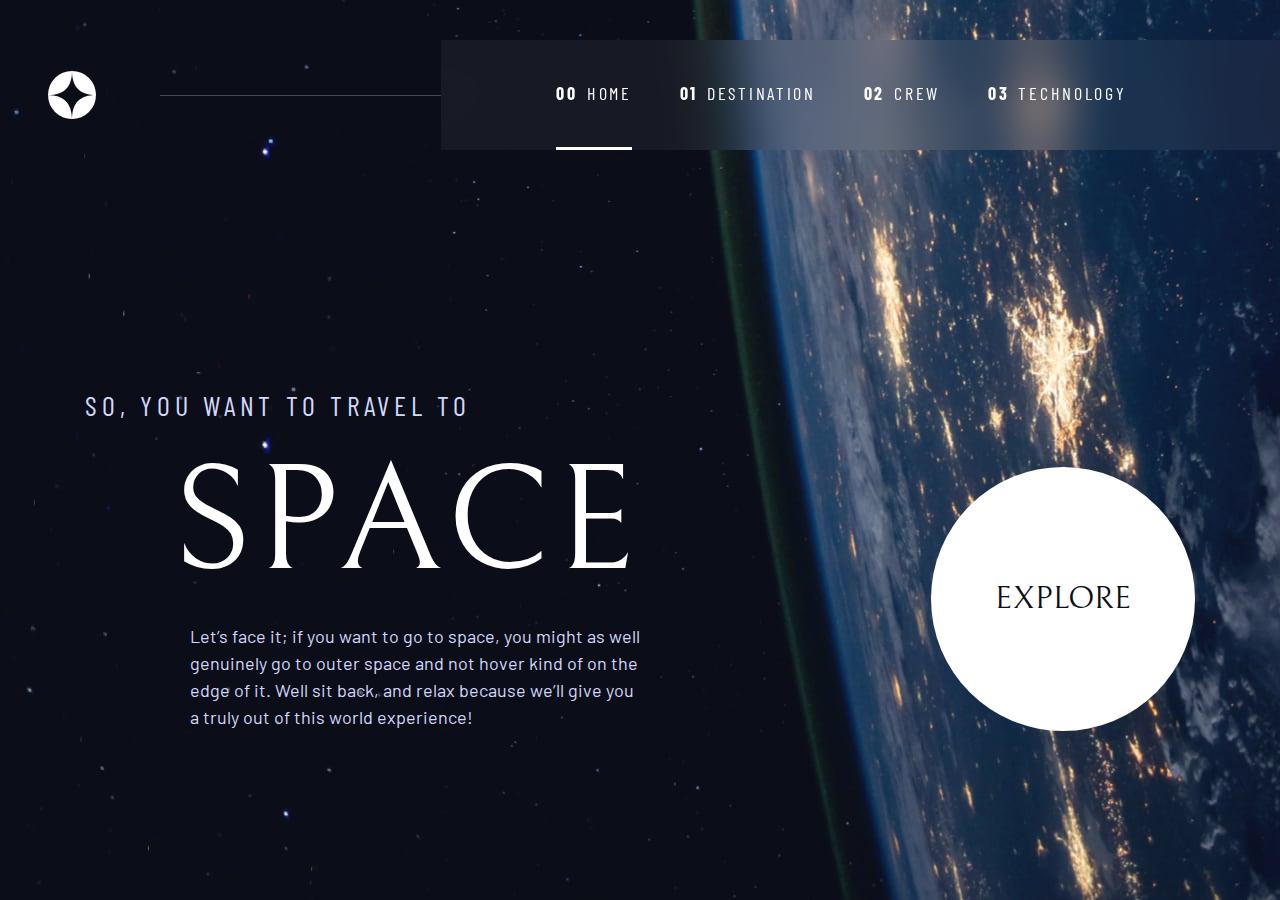
<file: index.html>
<!DOCTYPE html>
<html lang="en">
  <head>
    <meta charset="UTF-8" />
    <meta http-equiv="X-UA-Compatible" content="IE=edge" />
    <meta name="viewport" content="width=device-width, initial-scale=1.0" />
    <link
      rel="icon"
      type="image/png"
      sizes="32x32"
      href="./assets/favicon-32x32.png"
    />
    <link rel="stylesheet" href="css/style.css" />

    <title>Space tourism</title>
  </head>
  <body class="home">
    <nav class="nav flex" aria-label="Primary navigation">
      <div class="nav_logo">
        <img src="./assets/shared/logo.svg" alt="" />
      </div>

      <ul id="primary-navigation" class="nav_list underline-indicators flex">
        <li class="nav_item active">
          <a href="#" class="nav_link"><span>00</span> Home</a>
        </li>
        <li class="nav_item">
          <a href="destination.html" class="nav_link"
            ><span>01</span> Destination</a
          >
        </li>
        <li class="nav_item">
          <a href="crew.html" class="nav_link"><span>02</span> Crew</a>
        </li>
        <li class="nav_item">
          <a href="technology.html" class="nav_link"
            ><span>03</span> Technology</a
          >
        </li>
      </ul>

      <button
        class="nav_toggle"
        aria-controls="primary-navigation"
        aria-expanded="false"
      >
        <span class="sr-only">Menu</span>
      </button>
    </nav>

    <header class="container lg:grid-container mt-3">
      <div class="flow">
        <h1 class="uppercase text-accent fs-500 ff-sans-cond letter-spacing-1">
          So, you want to travel to
          <span class="text-white fs-900 ff-serif">Space</span>
        </h1>

        <p class="text-accent">
          Let’s face it; if you want to go to space, you might as well genuinely
          go to outer space and not hover kind of on the edge of it. Well sit
          back, and relax because we’ll give you a truly out of this world
          experience!
        </p>
      </div>

      <div class="mt-5">
        <a href="destination.html" class="large-button">Explore</a>
      </div>
    </header>
    <script src="script.js"></script>
  </body>
</html>
</file>
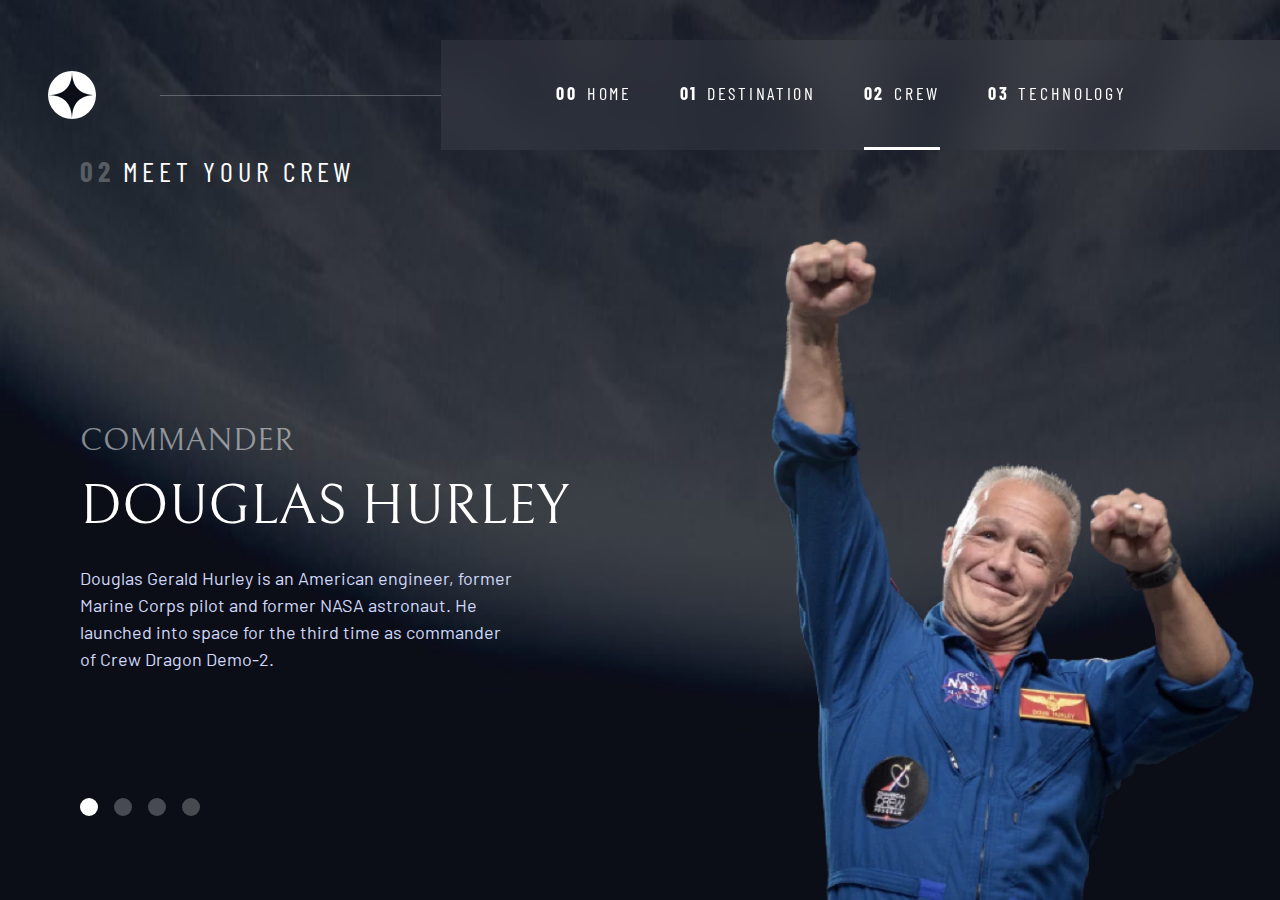
<file: crew.html>
<!DOCTYPE html>
<html lang="en">
  <head>
    <meta charset="UTF-8" />
    <meta http-equiv="X-UA-Compatible" content="IE=edge" />
    <meta name="viewport" content="width=device-width, initial-scale=1.0" />
    <link
      rel="icon"
      type="image/png"
      sizes="32x32"
      href="./assets/favicon-32x32.png"
    />
    <link rel="stylesheet" href="css/style.css" />

    <title>Space tourism</title>
  </head>
  <body class="crew">
    <header>
      <nav class="nav flex" aria-label="Primary navigation">
        <div class="nav_logo">
          <img src="./assets/shared/logo.svg" alt="" />
        </div>

        <ul id="primary-navigation" class="nav_list underline-indicators flex">
          <li class="nav_item">
            <a href="index.html" class="nav_link"><span>00</span> Home</a>
          </li>
          <li class="nav_item">
            <a href="destination.html" class="nav_link"
              ><span>01</span> Destination</a
            >
          </li>
          <li class="nav_item active">
            <a href="#" class="nav_link"><span>02</span> Crew</a>
          </li>
          <li class="nav_item">
            <a href="technology.html" class="nav_link"
              ><span>03</span> Technology</a
            >
          </li>
        </ul>

        <button
          class="nav_toggle"
          aria-controls="primary-navigation"
          aria-expanded="false"
        >
          <span class="sr-only">Menu</span>
        </button>
      </nav>
    </header>

    <main class="grid-container flow mt-2">
      <h1 class="numbered-title">
        <span aria-hidden="true">02</span>Meet your crew
      </h1>

      <picture>
        <source srcset="assets/destination/image-moon.webp" type="image/webp" />
        <img src="assets/destination/image-moon.png" alt="the moon" />
      </picture>

      <div
        class="tab-list dots-indicators flex"
        role="tablist"
        aria-label="crew-list"
        data-context="crew"
      ></div>

      <article
        class="crew_info"
        id="moon-tab"
        tabindex="0"
        role="tabpanel"
      ></article>
    </main>

    <script src="script.js"></script>
    <script src="pageContent.js"></script>
  </body>
</html>
</file>
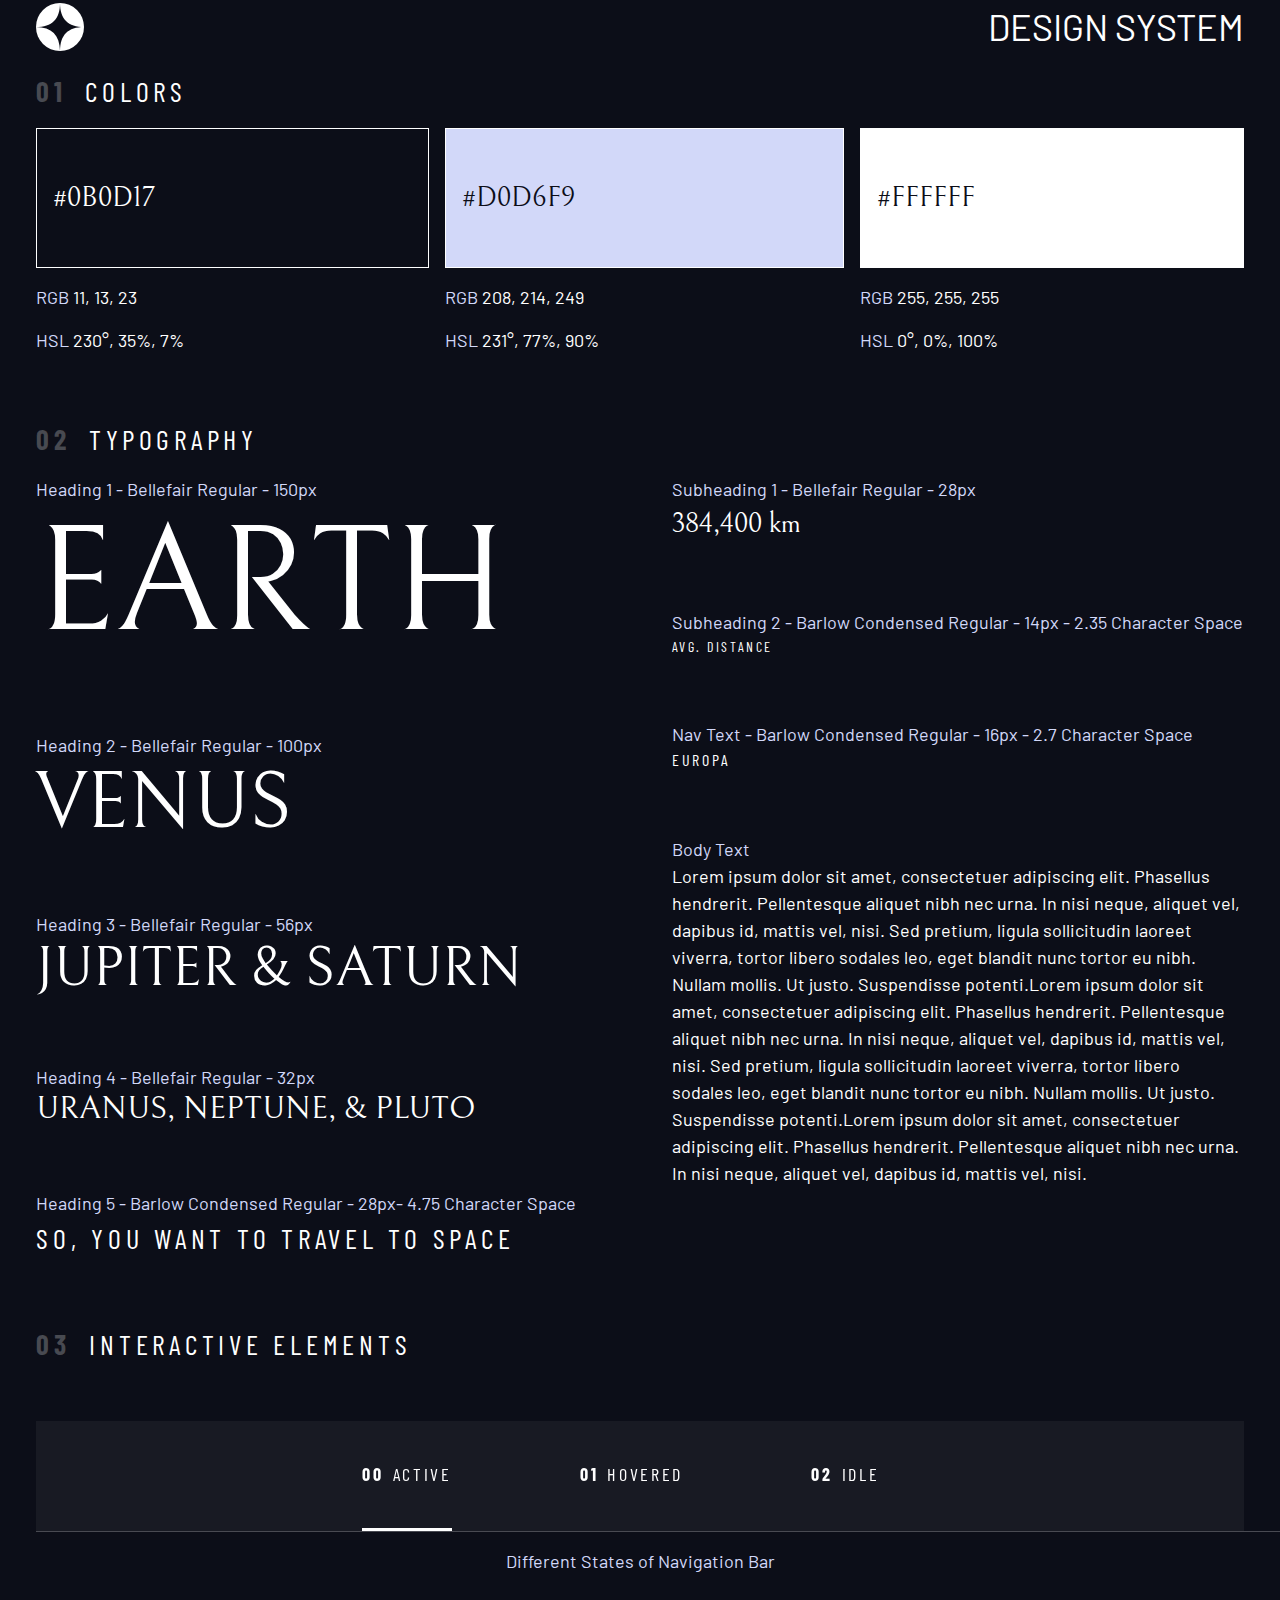
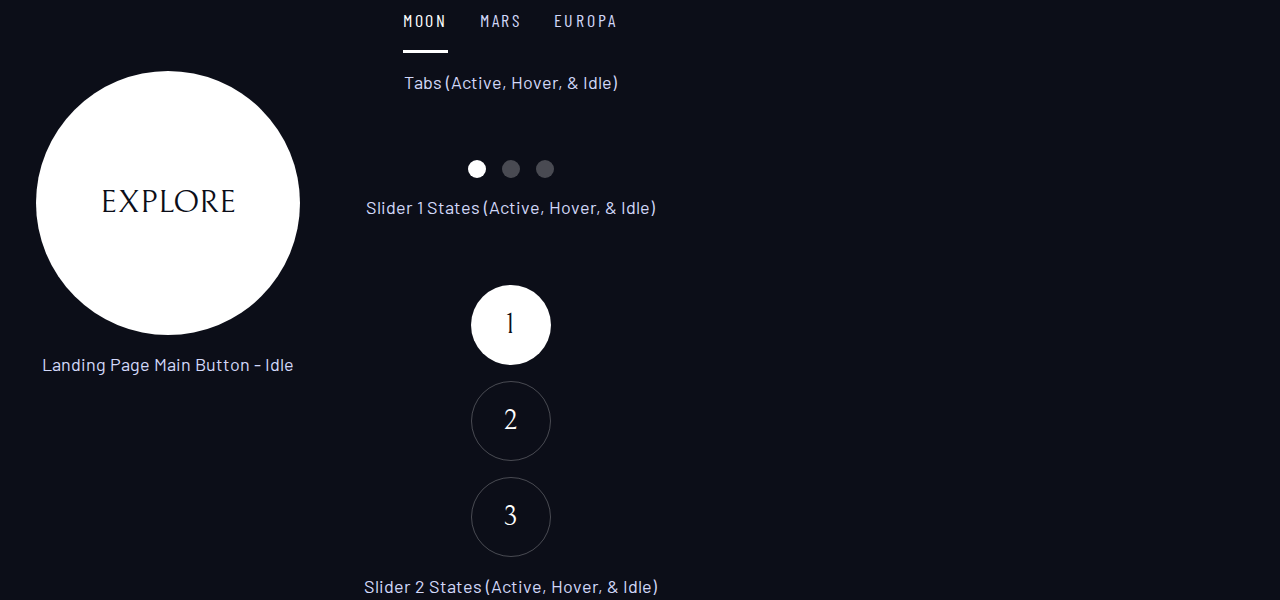
<file: design-system.html>
<!DOCTYPE html>
<html lang="en">
  <head>
    <meta charset="UTF-8" />
    <meta http-equiv="X-UA-Compatible" content="IE=edge" />
    <meta name="viewport" content="width=device-width, initial-scale=1.0" />
    <link rel="stylesheet" href="css/style.css" />
    <title>Design System</title>
  </head>
  <body class="design-system">
    <div class="flow">
      <section class="container flex">
        <img src="./assets/shared/logo.svg" alt="" />
        <h1 class="uppercase">design system</h1>
      </section>

      <section class="colors container">
        <h2 class="numbered-title"><span>01</span> Colors</h2>
        <div class="flex mt-1">
          <div class="flow color" style="flex-grow: 1">
            <div class="color_title">#0B0D17</div>
            <p class="color_value"><span>RGB</span> 11, 13, 23</p>
            <p class="color_value"><span>HSL</span> 230°, 35%, 7%</p>
          </div>

          <div class="flow color" style="flex-grow: 1">
            <div
              class="color_title"
              style="
                --bg-color: hsl(var(--clr-accent));
                --color: hsl(var(--clr-dark));
              "
            >
              #D0D6F9
            </div>
            <p class="color_value"><span>RGB</span> 208, 214, 249</p>
            <p class="color_value"><span>HSL</span> 231°, 77%, 90%</p>
          </div>

          <div class="flow color" style="flex-grow: 1">
            <div
              class="color_title"
              style="
                --bg-color: hsl(var(--clr-white));
                --color: hsl(var(--clr-dark));
              "
            >
              #FFFFFF
            </div>
            <p class="color_value"><span>RGB</span> 255, 255, 255</p>
            <p class="color_value"><span>HSL</span> 0°, 0%, 100%</p>
          </div>
        </div>
      </section>

      <section class="typography container flow">
        <h2 class="numbered-title"><span>02</span> TYPOGRAPHY</h2>
        <div class="flex">
          <div class="flex_column flow" style="--flow-space: 4rem">
            <div>
              <p class="text-accent">Heading 1 - Bellefair Regular - 150px</p>
              <p class="fs-900 ff-serif uperrcase">EARTH</p>
            </div>
            <div>
              <p class="text-accent">Heading 2 - Bellefair Regular - 100px</p>
              <p class="fs-800 ff-serif uperrcase">VENUS</p>
            </div>
            <div>
              <p class="text-accent">Heading 3 - Bellefair Regular - 56px</p>
              <p class="fs-700 ff-serif uperrcase">JUPITER & SATURN</p>
            </div>
            <div>
              <p class="text-accent">Heading 4 - Bellefair Regular - 32px</p>
              <p class="fs-600 ff-serif uperrcase">URANUS, NEPTUNE, & PLUTO</p>
            </div>
            <div>
              <p class="text-accent">
                Heading 5 - Barlow Condensed Regular - 28px- 4.75 Character
                Space
              </p>
              <p class="fs-500 ff-sans-cond uperrcase letter-spacing-1">
                SO, YOU WANT TO TRAVEL TO SPACE
              </p>
            </div>
          </div>

          <div class="flex_column flow" style="--flow-space: 4rem">
            <div>
              <p class="text-accent">Subheading 1 - Bellefair Regular - 28px</p>
              <p class="fs-500 uppercas ff-serif">384,400 km</p>
            </div>
            <div>
              <p class="text-accent">
                Subheading 2 - Barlow Condensed Regular - 14px - 2.35 Character
                Space
              </p>
              <p class="fs-200 uppercase letter-spacing-3 ff-sans-cond">
                AVG. DISTANCE
              </p>
            </div>
            <div>
              <p class="text-accent">
                Nav Text - Barlow Condensed Regular - 16px - 2.7 Character Space
              </p>
              <p class="fs-300 uppercase letter-spacing-2 ff-sans-cond">
                EUROPA
              </p>
            </div>
            <div>
              <p class="text-accent">Body Text</p>
              <p>
                Lorem ipsum dolor sit amet, consectetuer adipiscing elit.
                Phasellus hendrerit. Pellentesque aliquet nibh nec urna. In nisi
                neque, aliquet vel, dapibus id, mattis vel, nisi. Sed pretium,
                ligula sollicitudin laoreet viverra, tortor libero sodales leo,
                eget blandit nunc tortor eu nibh. Nullam mollis. Ut justo.
                Suspendisse potenti.Lorem ipsum dolor sit amet, consectetuer
                adipiscing elit. Phasellus hendrerit. Pellentesque aliquet nibh
                nec urna. In nisi neque, aliquet vel, dapibus id, mattis vel,
                nisi. Sed pretium, ligula sollicitudin laoreet viverra, tortor
                libero sodales leo, eget blandit nunc tortor eu nibh. Nullam
                mollis. Ut justo. Suspendisse potenti.Lorem ipsum dolor sit
                amet, consectetuer adipiscing elit. Phasellus hendrerit.
                Pellentesque aliquet nibh nec urna. In nisi neque, aliquet vel,
                dapibus id, mattis vel, nisi.
              </p>
            </div>
          </div>
        </div>
      </section>

      <section class="interactive-elements container flow">
        <h2 class="numbered-title"><span>03</span> INTERACTIVE ELEMENTS</h2>
        <!-- Navigation -->
        <div class="flow">
          <nav class="nav">
            <ul class="nav_list underline-indicators flex">
              <li class="nav_item active">
                <a href="#" class="nav_link"><span>00</span> ACTIVE</a>
              </li>
              <li class="nav_item">
                <a href="#" class="nav_link"><span>01</span> HOVERED</a>
              </li>
              <li class="nav_item">
                <a href="#" class="nav_link"><span>02</span> IDLE</a>
              </li>
            </ul>
          </nav>
          <p class="text-accent">Different States of Navigation Bar</p>
        </div>

        <div class="flex" style="--align: start; --justify: start; gap: 4rem">
          <div class="flow">
            <!-- Large button -->

            <a href="#" class="large-button mt-5">EXPLORE</a>
            <p class="text-accent">Landing Page Main Button - Idle</p>
          </div>

          <div class="flow" style="--flow-space: 4rem">
            <div>
              <!-- Tabs -->

              <div class="tab-list underline-indicators flex">
                <button class="active" aria-selected="true">Moon</button>
                <button aria-selected="false">Mars</button>
                <button aria-selected="false">Europa</button>
              </div>
              <p class="text-accent mt-1">Tabs (Active, Hover, & Idle)</p>
            </div>

            <div>
              <!-- Dots -->

              <div class="dots-indicators flex">
                <button aria-selected="true">
                  <span class="sr-only">Slide title</span>
                </button>
                <button aria-selected="false">
                  <span class="sr-only">Slide title</span>
                </button>
                <button aria-selected="false">
                  <span class="sr-only">Slide title</span>
                </button>
              </div>
              <p class="text-accent mt-1">
                Slider 1 States (Active, Hover, & Idle)
              </p>
            </div>

            <div>
              <!-- Numbers -->
              <div class="numbered-indicators flex">
                <button aria-selected="true">1</button>
                <button aria-selected="false">2</button>
                <button aria-selected="false">3</button>
              </div>
              <p class="text-accent mt-1">
                Slider 2 States (Active, Hover, & Idle)
              </p>
            </div>
          </div>
        </div>
      </section>
    </div>
  </body>
</html>
</file>
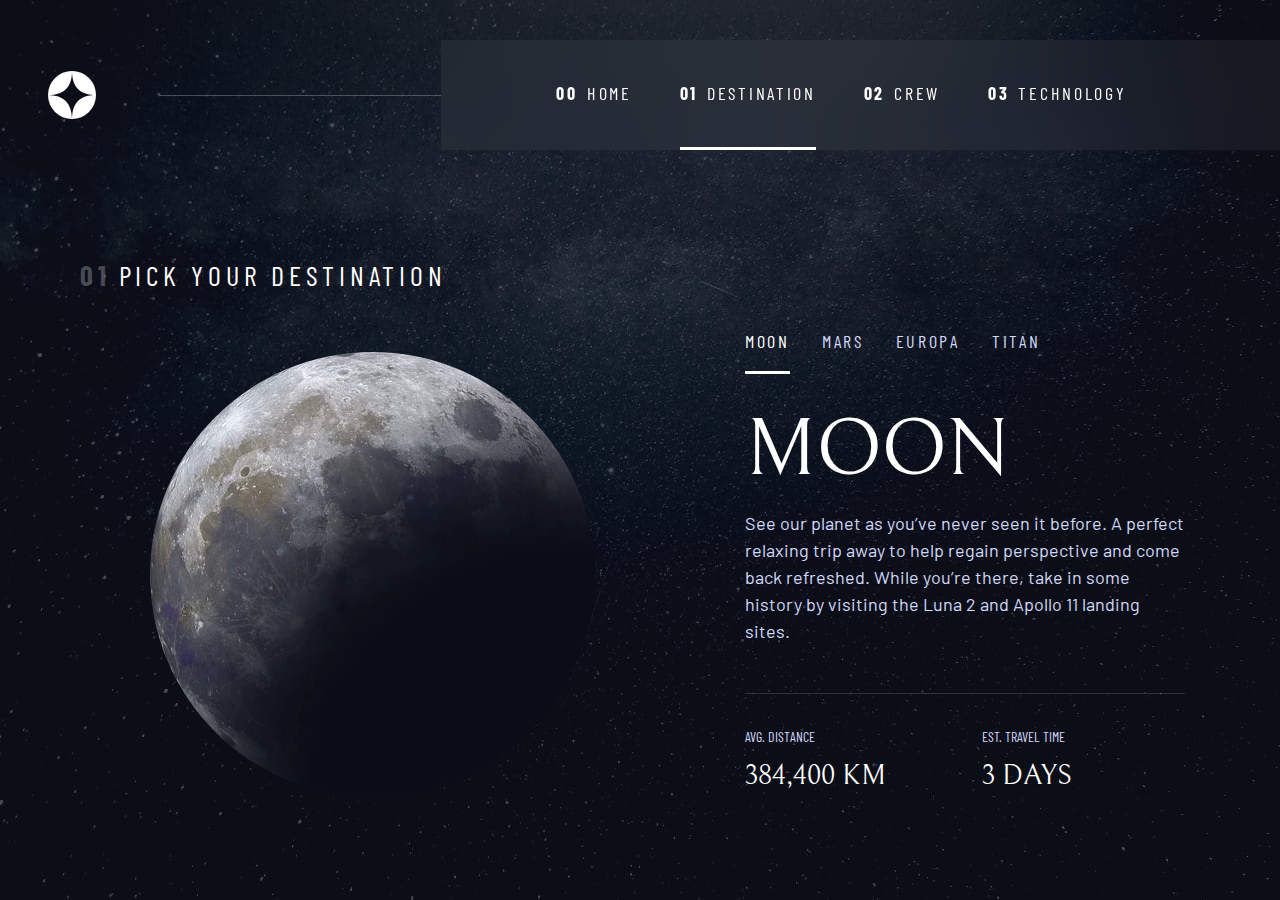
<file: destination.html>
<!DOCTYPE html>
<html lang="en">
  <head>
    <meta charset="UTF-8" />
    <meta http-equiv="X-UA-Compatible" content="IE=edge" />
    <meta name="viewport" content="width=device-width, initial-scale=1.0" />
    <link
      rel="icon"
      type="image/png"
      sizes="32x32"
      href="./assets/favicon-32x32.png"
    />
    <link rel="stylesheet" href="css/style.css" />

    <title>Space tourism</title>
  </head>
  <body class="destination">
    <header>
      <nav class="nav flex" aria-label="Primary navigation">
        <div class="nav_logo">
          <img src="./assets/shared/logo.svg" alt="" />
        </div>

        <ul id="primary-navigation" class="nav_list underline-indicators flex">
          <li class="nav_item">
            <a href="index.html" class="nav_link"><span>00</span> Home</a>
          </li>
          <li class="nav_item active">
            <a href="#" class="nav_link"><span>01</span> Destination</a>
          </li>
          <li class="nav_item">
            <a href="crew.html" class="nav_link"><span>02</span> Crew</a>
          </li>
          <li class="nav_item">
            <a href="technology.html" class="nav_link"
              ><span>03</span> Technology</a
            >
          </li>
        </ul>

        <button
          class="nav_toggle"
          aria-controls="primary-navigation"
          aria-expanded="false"
        >
          <span class="sr-only">Menu</span>
        </button>
      </nav>
    </header>

    <main class="grid-container flow mt-2">
      <h1 class="numbered-title">
        <span aria-hidden="true">01</span>Pick your destination
      </h1>

      <picture>
        <source srcset="assets/destination/image-moon.webp" type="image/webp" />
        <img src="assets/destination/image-moon.png" alt="the moon" />
      </picture>

      <div
        class="tab-list underline-indicators flex"
        role="tablist"
        aria-label="destination-list"
        data-context="destinations"
      ></div>

      <article
        class="destination_info"
        id="moon-tab"
        tabindex="0"
        role="tabpanel"
      ></article>
    </main>

    <script src="script.js"></script>
    <script src="pageContent.js"></script>
  </body>
</html>
</file>
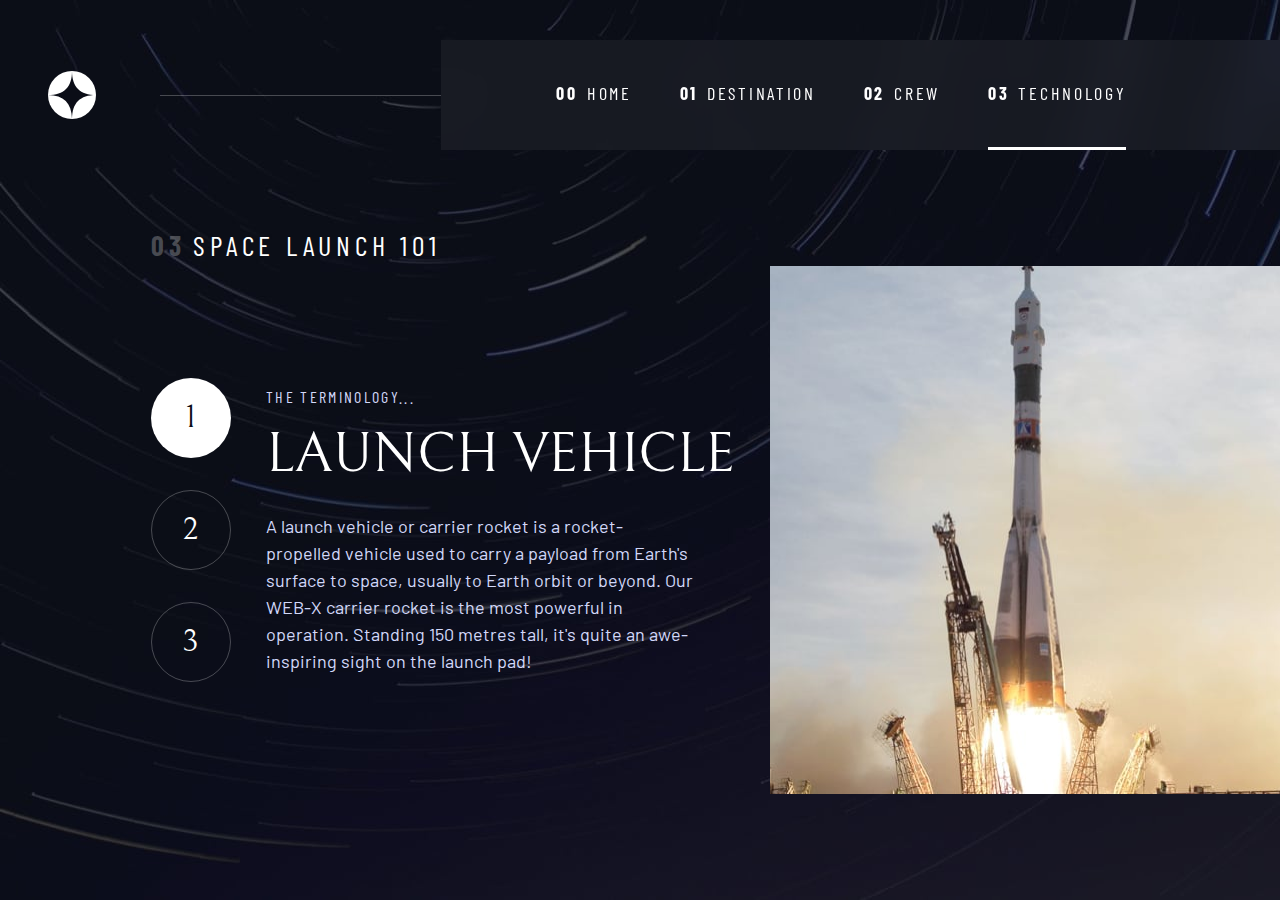
<file: technology.html>
<!DOCTYPE html>
<html lang="en">
  <head>
    <meta charset="UTF-8" />
    <meta http-equiv="X-UA-Compatible" content="IE=edge" />
    <meta name="viewport" content="width=device-width, initial-scale=1.0" />
    <link
      rel="icon"
      type="image/png"
      sizes="32x32"
      href="./assets/favicon-32x32.png"
    />
    <link rel="stylesheet" href="css/style.css" />

    <title>Space tourism</title>
  </head>
  <body class="technology">
    <header>
      <nav class="nav flex" aria-label="Primary navigation">
        <div class="nav_logo">
          <img src="./assets/shared/logo.svg" alt="" />
        </div>

        <ul id="primary-navigation" class="nav_list underline-indicators flex">
          <li class="nav_item">
            <a href="index.html" class="nav_link"><span>00</span> Home</a>
          </li>
          <li class="nav_item">
            <a href="destination.html" class="nav_link"
              ><span>01</span> Destination</a
            >
          </li>
          <li class="nav_item">
            <a href="crew.html" class="nav_link"><span>02</span> Crew</a>
          </li>
          <li class="nav_item active">
            <a href="#" class="nav_link"><span>03</span> Technology</a>
          </li>
        </ul>

        <button
          class="nav_toggle"
          aria-controls="primary-navigation"
          aria-expanded="false"
        >
          <span class="sr-only">Menu</span>
        </button>
      </nav>
    </header>

    <main class="grid-container flow mt-2">
      <h1 class="numbered-title">
        <span aria-hidden="true">03</span>Space launch 101
      </h1>

      <picture></picture>

      <div
        class="numbered-indicators flex"
        role="tablist"
        aria-label="technology-list"
        data-context="technology"
      ></div>

      <article
        class="technology_info"
        id="moon-tab"
        tabindex="0"
        role="tabpanel"
      ></article>
    </main>

    <script src="script.js"></script>
    <script src="pageContent.js"></script>
  </body>
</html>
</file>
<file: css/style.css>
@import url("https://fonts.googleapis.com/css2?family=Barlow&family=Barlow+Condensed:wght@400;700&family=Bellefair&display=swap");
:root {
  --clr-dark: 230 35% 7%;
  --clr-accent: 231 77% 90%;
  --clr-white: 0 0% 100%;
}

.bg-dark {
  background-color: hsl(var(--clr-dark));
}

.bg-accent {
  background-color: hsl(var(--clr-accent));
}

.bg-white {
  background-color: hsl(var(--clr-white));
}

.text-dark {
  color: hsl(var(--clr-dark));
}

.text-accent {
  color: hsl(var(--clr-accent));
}

.text-white {
  color: hsl(var(--clr-white));
}

body {
  min-height: 100vh;
  overflow-x: hidden;
  background-color: hsl(var(--clr-dark));
}

/* Box sizing rules */
*,
*::before,
*::after {
  box-sizing: border-box;
}

/* Remove default margin */
body,
h1,
h2,
h3,
h4,
p,
figure,
blockquote,
dl,
dd {
  margin: 0;
}

/* Remove list styles on ul, ol elements with a list role, which suggests default styling will be removed */
ul[role=list],
ol[role=list] {
  list-style: none;
}

/* Set core root defaults */
html:focus-within {
  scroll-behavior: smooth;
}

/* Set core body defaults */
body {
  min-height: 100vh;
  text-rendering: optimizeSpeed;
  line-height: 1.5;
}

/* A elements that don't have a class get default styles */
a:not([class]) {
  text-decoration-skip-ink: auto;
}

/* Make images easier to work with */
img,
picture {
  max-width: 100%;
  display: block;
}

/* Inherit fonts for inputs and buttons */
input,
button,
textarea,
select {
  font: inherit;
}

/* Remove all animations, transitions and smooth scroll for people that prefer not to see them */
@media (prefers-reduced-motion: reduce) {
  html:focus-within {
    scroll-behavior: auto;
  }

  *,
*::before,
*::after {
    animation-duration: 0.01ms !important;
    animation-iteration-count: 1 !important;
    transition-duration: 0.01ms !important;
    scroll-behavior: auto !important;
  }
}
:root {
  --ff-serif: "Bellefair", serif;
  --ff-sans-cond: "Barlow Condensed", sans-serif;
  --ff-sans-normal: "Barlow", sans-serif;
  --fs-900: clamp(5rem, 10vw + 1rem, 9.375rem);
  --fs-800: 3.5rem;
  --fs-700: 1.25rem;
  --fs-600: 1rem;
  --fs-500: 1rem;
  --fs-400: 0.9375rem;
  --fs-300: 0.9rem;
  --fs-200: 0.875rem;
  --ls-1: 4.75px;
  --ls-2: 2.7px;
  --ls-3: 2.35px;
}

@media (min-width: 768px) {
  :root {
    --fs-900: 9.375rem;
    --fs-800: 5rem;
    --fs-700: 2.5rem;
    --fs-600: 1.5rem;
    --fs-500: 1.25rem;
    --fs-400: 1rem;
    --fs-300: 1rem;
  }
}
@media (min-width: 992px) {
  :root {
    --fs-700: 3.5rem;
    --fs-600: 2rem;
    --fs-500: 1.75rem;
    --fs-400: 1.125rem;
  }
}
body {
  font-family: var(--ff-sans-normal);
  font-size: var(--fs-400);
  color: hsl(var(--clr-white));
}

h1,
h2,
h3,
h4,
h5,
h6,
p {
  font-weight: 400;
}

.ff-serif {
  font-family: var(--ff-serif);
}

.ff-sans-cond {
  font-family: var(--ff-sans-cond);
}

.ff-sans-normal {
  font-family: var(--ff-sans-normal);
}

.letter-spacing-1 {
  letter-spacing: var(--ls-1);
}

.letter-spacing-2 {
  letter-spacing: var(--ls-2);
}

.letter-spacing-3 {
  letter-spacing: var(--ls-3);
}

.uppercase {
  text-transform: uppercase;
}

.fs-900 {
  font-size: var(--fs-900);
}

.fs-800 {
  font-size: var(--fs-800);
}

.fs-700 {
  font-size: var(--fs-700);
}

.fs-600 {
  font-size: var(--fs-600);
}

.fs-500 {
  font-size: var(--fs-500);
}

.fs-400 {
  font-size: var(--fs-400);
}

.fs-300 {
  font-size: var(--fs-300);
}

.fs-200 {
  font-size: var(--fs-200);
}

.fs-900,
.fs-800,
.fs-700,
.fs-600 {
  line-height: 1.1;
}

.container {
  width: max(327px, 86vw);
  margin-inline: auto;
}

.grid-container {
  display: grid;
  grid-template-columns: 1fr minmax(327px, 86vw) 1fr;
}

.flow > *:where(:not(:first-child)) {
  margin-top: var(--flow-space, 1rem);
}

.flex {
  display: flex;
  align-items: var(--align, center);
  justify-content: var(--justify, space-between);
  gap: var(--gap, 1rem);
}

.sr-only {
  position: absolute;
  width: 1px;
  height: 1px;
  padding: 0;
  margin: -1px;
  overflow: hidden;
  clip: rect(0, 0, 0, 0);
  white-space: nowrap;
  /* added line */
  border: 0;
}

.mt-1 {
  margin-top: 1rem;
}

.mt-2 {
  margin-top: 2rem;
}

.mt-3 {
  margin-top: 3rem;
}

.mt-4 {
  margin-top: 4rem;
}

.mt-5 {
  margin-top: 5rem;
}

@media (min-width: 768px) {
  .container {
    padding-inline: 2em;
    margin-inline: auto;
    width: min(80rem, 100%);
  }
}
.numbered-title {
  font-family: var(--ff-sans-cond);
  font-size: var(--fs-500);
  letter-spacing: 4.75px;
  text-transform: uppercase;
}
.numbered-title span {
  margin-right: 0.5rem;
  font-weight: 700;
  color: hsl(var(--clr-white)/0.25);
}

.nav {
  margin-top: 2rem;
}
.nav_logo {
  margin-left: clamp(1.5rem, 5vw, 3rem);
}
.nav_list {
  justify-content: start;
  align-items: start;
  flex-direction: column;
  --underline-gap: 0.5rem;
  margin: 0;
  padding: min(20rem, 15vh) 2rem;
  position: fixed;
  z-index: 2;
  inset: 0 0 0 30%;
  transform: translateX(100%);
  background: hsl(var(--clr-dark)/0.95);
  list-style: none;
  transition: transform ease-in-out 0.2s;
}
.nav_list.underline-indicators .active {
  border-color: transparent;
}
.nav_list.colapsed {
  transform: translateX(0);
}
.nav_link {
  font-family: var(--ff-sans-cond);
  color: hsl(var(--clr-white));
  text-decoration: none;
  text-transform: uppercase;
  letter-spacing: var(--ls-2);
}
.nav_link span {
  font-weight: 700;
  margin-right: 0.5em;
}
.nav_toggle {
  margin: 0 clamp(1.5rem, 5vw, 3rem);
  width: 1.5rem;
  aspect-ratio: 1;
  border: none;
  background-color: transparent;
  background-image: url(../assets/shared/icon-hamburger.svg);
  background-repeat: no-repeat;
}
.nav_item {
  cursor: auto !important;
}
.colapsed + .nav_toggle {
  position: fixed;
  right: 1rem;
  z-index: 3;
  background-image: url(../assets/shared/icon-close.svg);
}

@supports (backdrop-filter: blur(1rem)) {
  .nav_list {
    background: hsl(var(--clr-white)/0.05);
    backdrop-filter: blur(1.5rem);
  }
}
@media (min-width: 768px) {
  .nav {
    margin-top: 0;
    --gap: 3rem;
  }
  .nav_toggle {
    display: none;
  }
  .nav_list {
    --underline-gap: 2.5rem;
    position: relative;
    inset: auto;
    transform: translateX(0);
    flex-direction: row;
    padding: 0 3rem;
  }
  .nav_list.underline-indicators .active {
    border-color: hsl(var(--clr-white));
  }
  .nav_list span {
    display: none;
  }
}
@media (min-width: 992px) {
  .nav {
    padding-top: 2.5rem;
    gap: 4rem;
  }
  .nav::after {
    content: "";
    order: 1;
    flex: 1 1 100%;
    height: 1px;
    margin-right: -6rem;
    position: relative;
    display: block;
    z-index: 2;
    background-color: hsl(var(--clr-white)/0.25);
  }
  .nav_logo {
    flex: 1 0 auto;
  }
  .nav_list {
    order: 2;
    flex: 1 1 100%;
    padding-inline-start: min(8rem, 9vw);
    padding-inline-end: min(10rem, 12vw);
  }
  .nav_list span {
    display: inline;
  }
  .nav_link {
    display: flex;
  }
}
.underline-indicators {
  justify-content: start;
}
.underline-indicators > * {
  padding: var(--underline-gap, 1rem) 0;
  border: 0;
  border-bottom: 0.2rem solid hsl(var(--clr-white)/0);
  color: hsl(var(--clr-accent));
  letter-spacing: var(--ls-2);
  text-transform: uppercase;
  background-color: transparent;
  cursor: pointer;
}
.underline-indicators > *:hover, .underline-indicators > *:focus {
  border-color: hsl(var(--clr-white)/0.5);
}
.underline-indicators > .active,
.underline-indicators > [aria-selected=true] {
  color: hsl(var(--clr-white)/1);
  border-color: hsl(var(--clr-white)/1);
}

.tab-list {
  --gap: 2rem;
  font-family: var(--ff-sans-cond);
}

.dots-indicators > * {
  padding: 0.5em;
  border: none;
  border-radius: 50%;
  background-color: hsl(var(--clr-white)/0.25);
  cursor: pointer;
}
.dots-indicators > *:hover, .dots-indicators > *:focus {
  background-color: hsl(var(--clr-white)/0.5);
}
.dots-indicators > [aria-selected=true] {
  background-color: hsl(var(--clr-white)/1);
}

.numbered-indicators {
  flex-direction: var(--flex-dir, column);
  --align: center;
}
.numbered-indicators > * {
  width: 80px;
  aspect-ratio: 1;
  border: 1px solid hsl(var(--clr-white)/0.25);
  border-radius: 50%;
  font-family: var(--ff-serif);
  font-size: var(--fs-500);
  color: hsl(var(--clr-white)/1);
  background-color: transparent;
  cursor: pointer;
}
.numbered-indicators > *:hover, .numbered-indicators > *:focus {
  border-color: hsl(var(--clr-white)/1);
}
.numbered-indicators > [aria-selected=true] {
  color: hsl(var(--clr-dark));
  background-color: hsl(var(--clr-white)/1);
}

.large-button {
  position: relative;
  z-index: 1;
  display: inline-grid;
  place-items: center;
  padding: 0 2em;
  border-radius: 50%;
  aspect-ratio: 1;
  color: hsl(var(--clr-dark));
  font-family: var(--ff-serif);
  font-size: var(--fs-600);
  text-decoration: none;
  text-transform: uppercase;
  background-color: hsl(var(--clr-white));
}
.large-button::after {
  content: "";
  position: absolute;
  z-index: -1;
  width: 100%;
  height: 100%;
  background: hsl(var(--clr-white)/0.1);
  border-radius: 50%;
  opacity: 0;
  transition: opacity 500ms linear, transform 750ms ease-in-out;
}
.large-button:hover::after, .large-button:focus::after {
  opacity: 1;
  transform: scale(1.5);
}

.design-system .color_title {
  padding: 3rem 1rem;
  border: 1px solid hsl(var(--clr-white));
  font-family: var(--ff-serif);
  font-size: var(--fs-500);
  color: var(--color, hsl(var(--clr-white)));
  background-color: var(--bg-color, hsl(var(--clr-dark)));
}
.design-system .color_value span {
  color: hsl(var(--clr-accent));
}
.design-system .typography {
  margin-top: 4rem;
}
.design-system .typography .flex {
  align-items: start;
  --gap: 4rem;
}
.design-system .typography .flex_column {
  width: 100%;
}
.design-system .nav_list {
  flex-direction: row;
  --gap: 8rem;
}
.design-system .interactive-elements {
  margin-top: 4rem;
}
.design-system .interactive-elements .underline-indicators {
  justify-content: center;
}
.design-system .interactive-elements .dots-indicators {
  --justify: center;
}
.design-system .interactive-elements .text-accent {
  text-align: center;
}

.home {
  background-image: url(../assets/home/background-home-mobile.jpg);
  background-repeat: no-repeat;
  background-size: cover;
  background-position: center;
}
.home h1 span {
  display: block;
  margin-top: 1rem;
}
.home header {
  text-align: center;
}

@media (min-width: 768px) {
  .home {
    padding-bottom: 5rem;
    background-image: url(../assets/home/background-home-tablet.jpg);
  }
  .home header {
    margin-top: 8rem;
  }
  .home p {
    margin-inline: auto;
    width: 49ch;
  }
  .home .large-button {
    margin-top: 5.5rem;
    font-size: 2rem;
  }
}
@media (min-width: 992px) {
  .home {
    padding: 0;
    background-image: url(../assets/home/background-home-desktop.jpg);
  }
  .home .lg\:grid-container {
    width: 100%;
    margin: 0;
    margin-top: clamp(1rem, 5vw, 15rem);
    padding: 0;
    display: grid;
    grid-template-columns: minmax(3rem, 1fr) repeat(2, minmax(auto, 555px)) minmax(3rem, 1fr);
    grid-template-areas: ". content cta .";
    place-content: center;
  }
  .home .lg\:grid-container :first-child {
    grid-area: content;
  }
  .home .lg\:grid-container :last-child {
    grid-area: cta;
    place-self: end;
    margin: 0;
  }
  .home header {
    text-align: left;
  }
  .home header .text-white {
    margin-block: 1rem !important;
  }
  .home header h1 + p {
    width: 45ch;
  }
}
.grid-container {
  margin-bottom: 2rem;
  grid-template-areas: ". title ." ". image ." ". tabs ." ". content .";
  justify-items: center;
}

h1 {
  grid-area: title;
}

picture {
  grid-area: image;
  margin-top: 2rem;
}

[role=tablist] {
  grid-area: tabs;
}

article {
  grid-area: content;
}

.destination picture img,
.crew picture img {
  max-width: 60%;
  margin-inline: auto;
}

@media (min-width: 992px) {
  .crew,
.destination,
.technology,
.home {
    display: grid;
    grid-template-rows: auto 1fr;
  }
}
.destination {
  background-image: url(../assets/destination/background-destination-mobile.jpg);
  background-size: cover;
  background-repeat: no-repeat;
  background-position: center;
}
.destination .grid-container {
  --flow-space: 2rem;
  margin-bottom: 2rem;
  grid-template-areas: ". title ." ". image ." ". tabs ." ". content .";
  justify-items: center;
}
.destination h1 {
  grid-area: title;
}
.destination picture {
  grid-area: image;
}
.destination .tab-list {
  grid-area: tabs;
  margin-top: 1rem;
}
.destination article {
  grid-area: content;
}
.destination_info {
  margin-top: 1rem;
  text-align: center;
}
.destination_info > p {
  max-width: 62ch;
  margin-inline: auto;
  padding-bottom: 2rem;
  border-bottom: 1px solid hsl(var(--clr-white)/0.15);
  color: hsl(var(--clr-accent));
}
.destination_info h2 {
  font-size: var(--fs-800);
  font-family: var(--ff-serif);
  text-transform: uppercase;
}
.destination_meta {
  margin-top: 2rem;
  flex-direction: column;
}
.destination_meta h3 {
  font-family: var(--ff-sans-cond);
  font-size: var(--fs-200);
  color: hsl(var(--clr-accent));
  text-transform: uppercase;
}
.destination_meta p {
  margin-top: 0.5rem;
  font-size: 1.75rem;
  font-family: var(--ff-serif);
  text-transform: uppercase;
}

@media (min-width: 768px) {
  .destination {
    background-image: url(../assets/destination/background-destination-tablet.jpg);
  }
  .destination .grid-container {
    --flow-space: 2.5rem;
  }
  .destination .numbered-title {
    justify-self: start;
  }
  .destination_info > p {
    padding-bottom: 3rem;
  }
  .destination_meta {
    flex-direction: row;
    --justify: center;
    --gap: 6rem;
  }
}
@media (min-width: 992px) {
  .destination {
    background-image: url(../assets/destination/background-destination-desktop.jpg);
  }
  .destination .grid-container {
    place-content: center;
    margin: 0;
    grid-template-columns: 1fr minmax(35ch, 650px) minmax(35ch, 455px) 1fr;
    grid-template-areas: ". title title ." ". image tabs ." ". image content .";
    column-gap: 5rem;
  }
  .destination picture {
    align-self: end;
  }
  .destination picture img {
    max-width: 100%;
  }
  .destination .tab-list {
    justify-self: start;
  }
  .destination_info {
    justify-self: start;
    text-align: left;
  }
  .destination_info > p {
    max-width: 44ch;
  }
  .destination_meta {
    --justify: start;
  }
}
.crew {
  --flow-space: 2rem;
  background-image: url(../assets/crew/background-crew-mobile.jpg);
  background-size: 100% calc(100% + 100vw);
  background-repeat: no-repeat;
  background-position: center;
}
.crew picture {
  border-bottom: 1px solid hsl(var(--clr-white)/0.15);
}
.crew .tab-list {
  --gap: 1rem;
}
.crew_info {
  text-align: center;
}
.crew_info header {
  text-transform: uppercase;
  font-family: var(--ff-serif);
}
.crew_info header h2 {
  font-size: var(--fs-600);
  color: hsl(var(--clr-white)/0.5);
}
.crew_info header p {
  font-size: var(--fs-700);
  color: hsl(var(--clr-white));
}
.crew_info > p {
  margin-inline: auto;
  margin-top: 1rem;
  max-width: 51ch;
  color: hsl(var(--clr-accent));
}

@media (min-width: 768px) {
  .crew {
    background-image: url(../assets/crew/background-crew-tablet.jpg);
    background-position: center;
  }
  .crew .grid-container {
    --flow-space: 2.5rem;
    grid-template-areas: ". title ." ". content ." ". tabs ." ". image .";
    margin-bottom: 0rem;
  }
  .crew .numbered-title {
    justify-self: start;
  }
  .crew picture {
    border: none;
  }
}
@media (min-width: 992px) {
  .crew {
    display: grid;
    grid-template-rows: auto 1fr;
    background-image: url(../assets/crew/background-crew-desktop.jpg);
    background-position: center bottom 33%;
  }
  .crew .grid-container {
    place-content: center;
    margin: 0;
    grid-template: ". title image image" 1fr ". content image image" auto ". tabs image image" 1fr/1fr minmax(35ch, 650px) minmax(35ch, 455px) 1fr;
    column-gap: 5rem;
  }
  .crew picture {
    align-self: end;
    margin: 0;
  }
  .crew picture img {
    max-width: max(70%, 54vh);
  }
  .crew .tab-list {
    justify-self: start;
  }
  .crew_info {
    justify-self: start;
    text-align: left;
  }
  .crew_info > p {
    max-width: 44ch;
    margin-inline: 0;
  }
  .crew_meta {
    --justify: start;
  }
}
.technology {
  padding-bottom: 2rem;
  background-image: url(../assets/technology/background-technology-mobile.jpg);
  background-size: cover;
  background-position: center;
  background-repeat: no-repeat;
}
.technology .grid-container {
  --flow-space: 2rem;
  grid-template-areas: ". title ." "image image image" ". tabs ." ". content .";
}
.technology picture {
  width: 100%;
}
.technology picture img {
  width: 101%;
  max-width: 105%;
}
.technology .numbered-indicators {
  --flex-dir: row;
  --justify: center;
}
.technology .numbered-indicators > * {
  width: 40px;
  font-size: var(--fs-600);
}
.technology_info {
  text-align: center;
}
.technology_info header {
  text-transform: uppercase;
}
.technology_info header h2 {
  font-family: var(--ff-sans-cond);
  font-size: var(--fs-300);
  color: hsl(var(--clr-accent));
  letter-spacing: var(--ls-3);
}
.technology_info header p {
  margin-top: 0.25rem;
  font-family: var(--ff-serif);
  font-size: var(--fs-700);
}
.technology_info > p {
  margin-top: 1rem;
  margin-inline: auto;
  max-width: 48ch;
  color: hsl(var(--clr-accent));
}

@media (min-width: 768px) {
  .technology {
    background-image: url(../assets/technology/background-technology-tablet.jpg);
  }
  .technology .grid-container {
    --flow-space: 3rem;
  }
  .technology .numbered-title {
    justify-self: start;
  }
  .technology .numbered-indicators > * {
    width: 60px;
  }
}
@media (min-width: 992px) {
  .technology {
    background-image: url(../assets/technology/background-technology-desktop.jpg);
  }
  .technology .grid-container {
    align-self: center;
    grid-template: ". title title ." auto ". tabs content image" 1fr/minmax(3rem, 0.5fr) auto minmax(45ch, 2fr) minmax(auto, 510px);
    column-gap: 2rem;
  }
  .technology .numbered-indicators {
    --flex-dir: column;
    --gap: 2rem;
    margin: 0;
  }
  .technology .numbered-indicators > * {
    width: 80px;
  }
  .technology picture {
    margin: 0;
  }
  .technology_info {
    margin-top: 0;
    align-self: center;
    text-align: left;
  }
  .technology_info > p {
    margin-inline: 0;
    max-width: 43ch;
  }
}

/*# sourceMappingURL=style.css.map */
</file>
